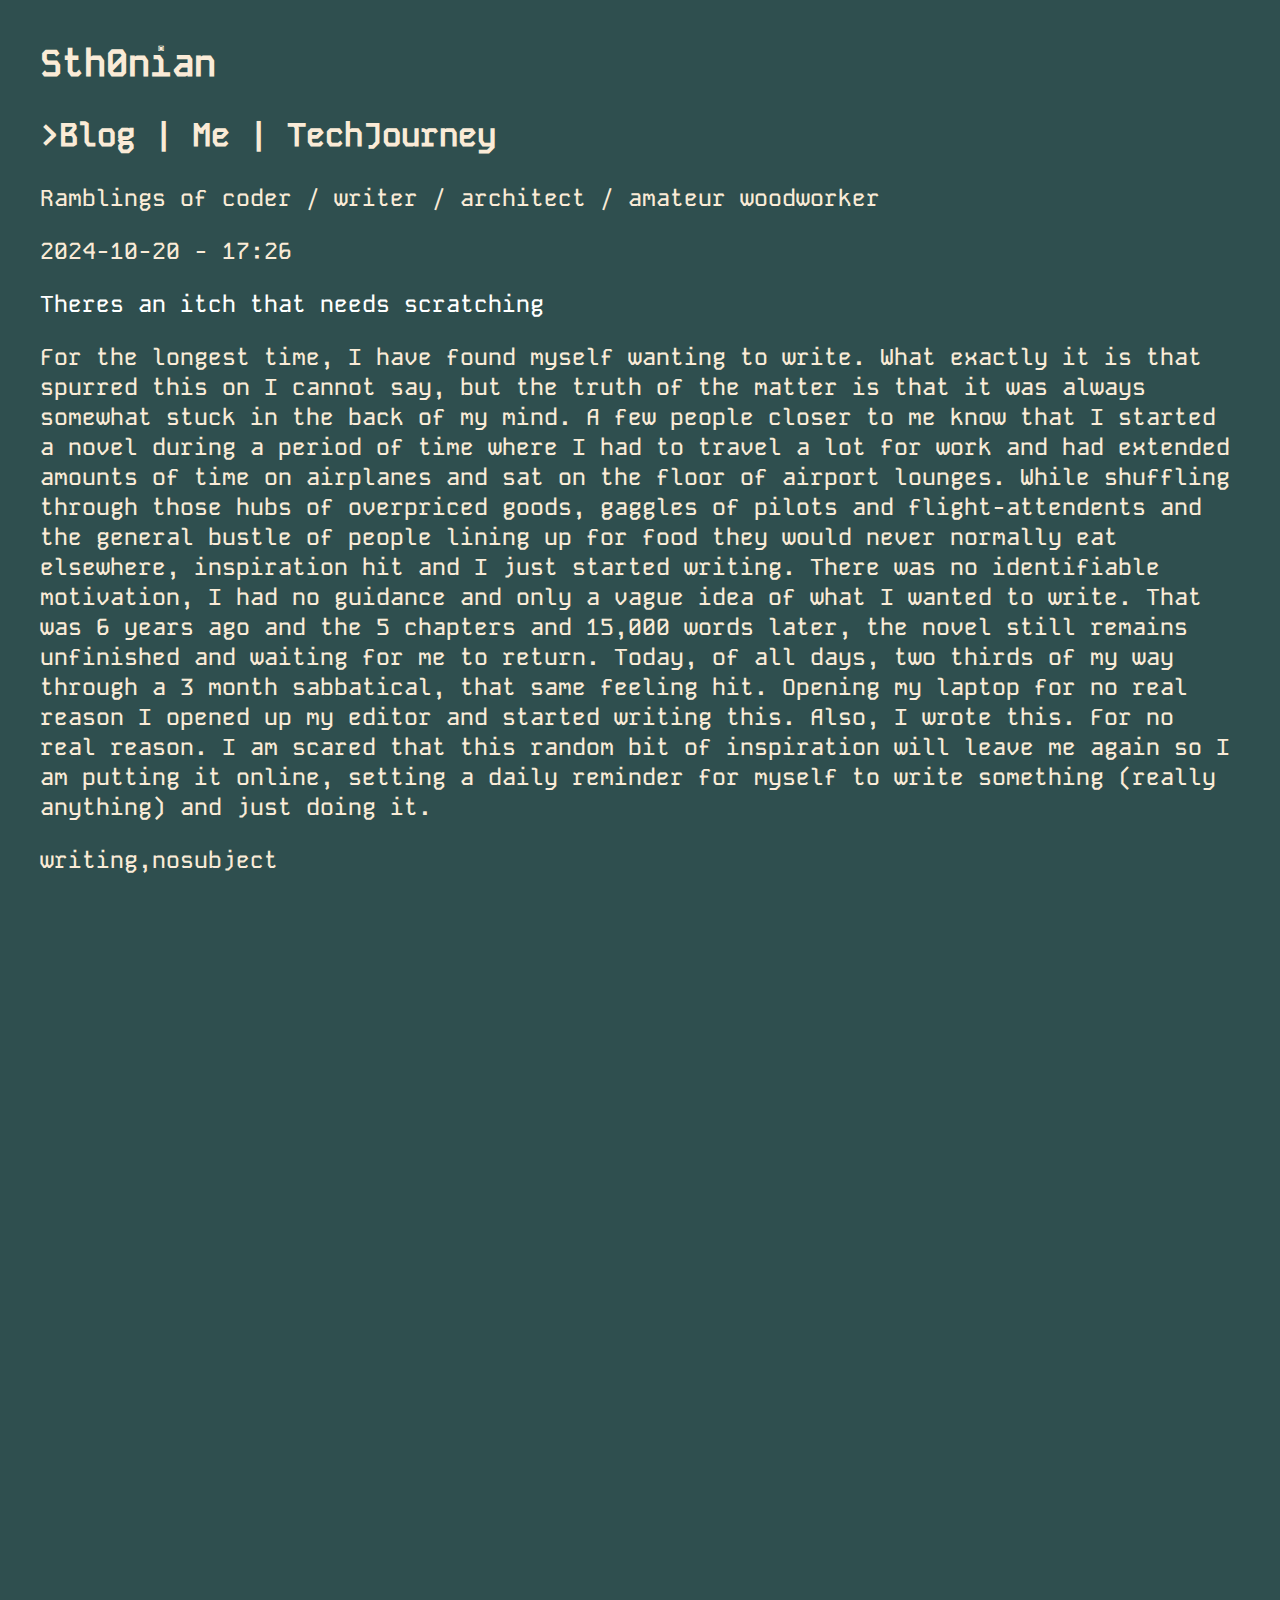
<file: index.html>
<html>
    <head>
        <link rel="stylesheet" href="styled.css"> <!-- Link to your CSS file -->
    </head>
    <body>
        <h1>Sth0nian</h1>
        <h2 class="menubar"><span class="selected" identifier="blog">Blog</span> | <span class="unselected" identifier="me">Me</span> | <a href="./game.html" class="unselected" identifier="techjourney">TechJourney</a></h2>
        <div class="section" id="blog">BLOGGY</div>
        <div class="section" hidden id="me"><p class="kingho"><b>HI!</b><br><br>My name is <b>King Toi Ho</b><br><br>👨🏽‍💻👩🏼‍💼👶🏼👱🏻<br>I am 38 years old, live in Hilversum (NL), am a father of two, partner of one and owner of two cats.<br><br>🧑‍🍳☕⚽🪴<br>I am an amateur cook, barista, footballer and gardener, though sometimes I like to think of myself as a self-proclaimed coffee-snob when I pull the perfect shot of espresso.<br><br>🚌🇳🇱🏴󠁧󠁢󠁥󠁮󠁧󠁿🎓<br>I spent my formative years living between The Netherlands and England, where my educational journey took me from completing the International Baccalaureate in Hilversum to studying Law in Westminster, London. I then decided to shift my focus to Sociology at UCR in Middelburg, before pursuing a degree in Computer Games Development in Southampton. Finally, I completed my studies with a degree in Software Engineering at the VU in Amsterdam.<br><br>🌍☮️✌️💻<br>Following my studies I went to work on my own projects and was quickly recruited by Greenpeace International where I worked in IT Support. Soon after I became team lead then moved over to the SRE team where I was also the scrum master but my core work was in GCP Cloud infrastructure and IaC DevOps. After this challenge I moved to the Data Platform team as Lead Engineer and IaC Specialist (on top of Scum Master duties).</p></div>
        <div class="section" hidden id="techjourney">JARNAY</div>
        <script type="text/javascript"src="articles.js"></script> 
        <script src="js/jq.js"></script>
        <script src="js/index.js"></script>
    </body>
</html>
</file>
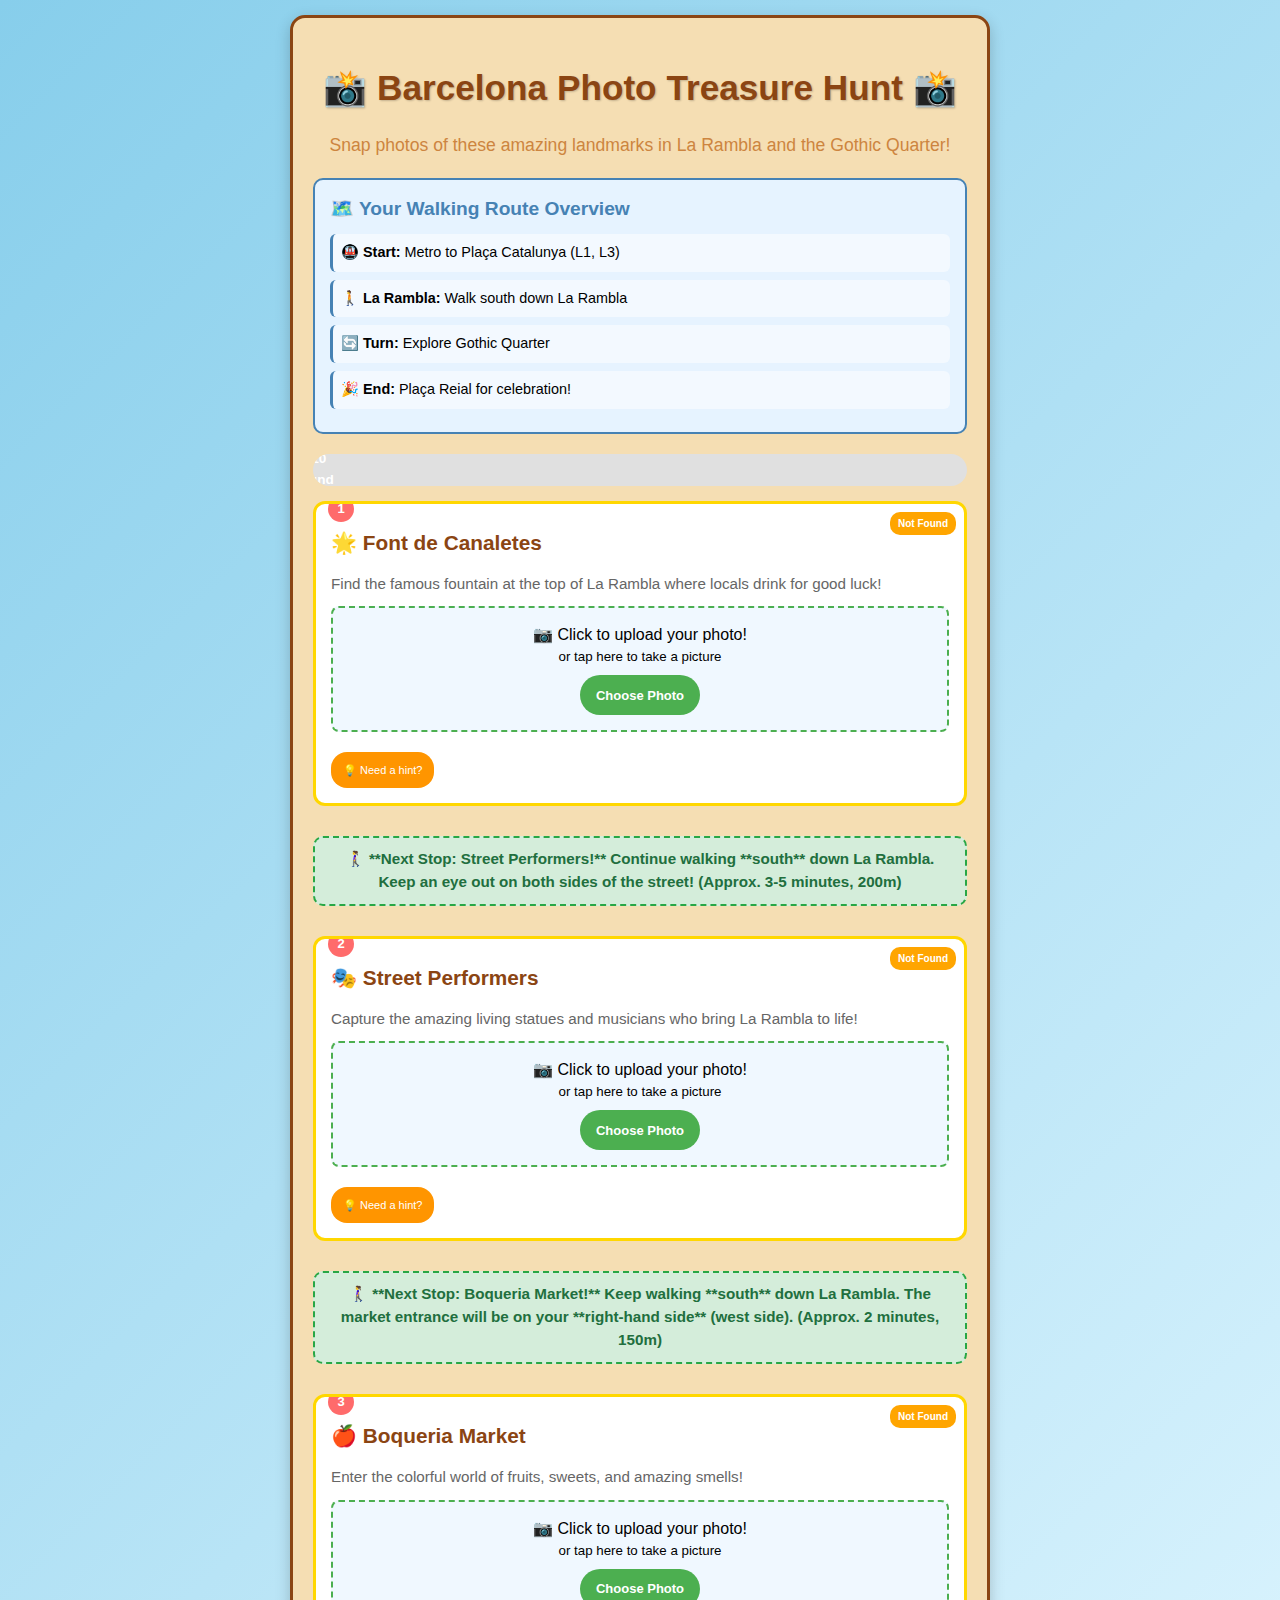
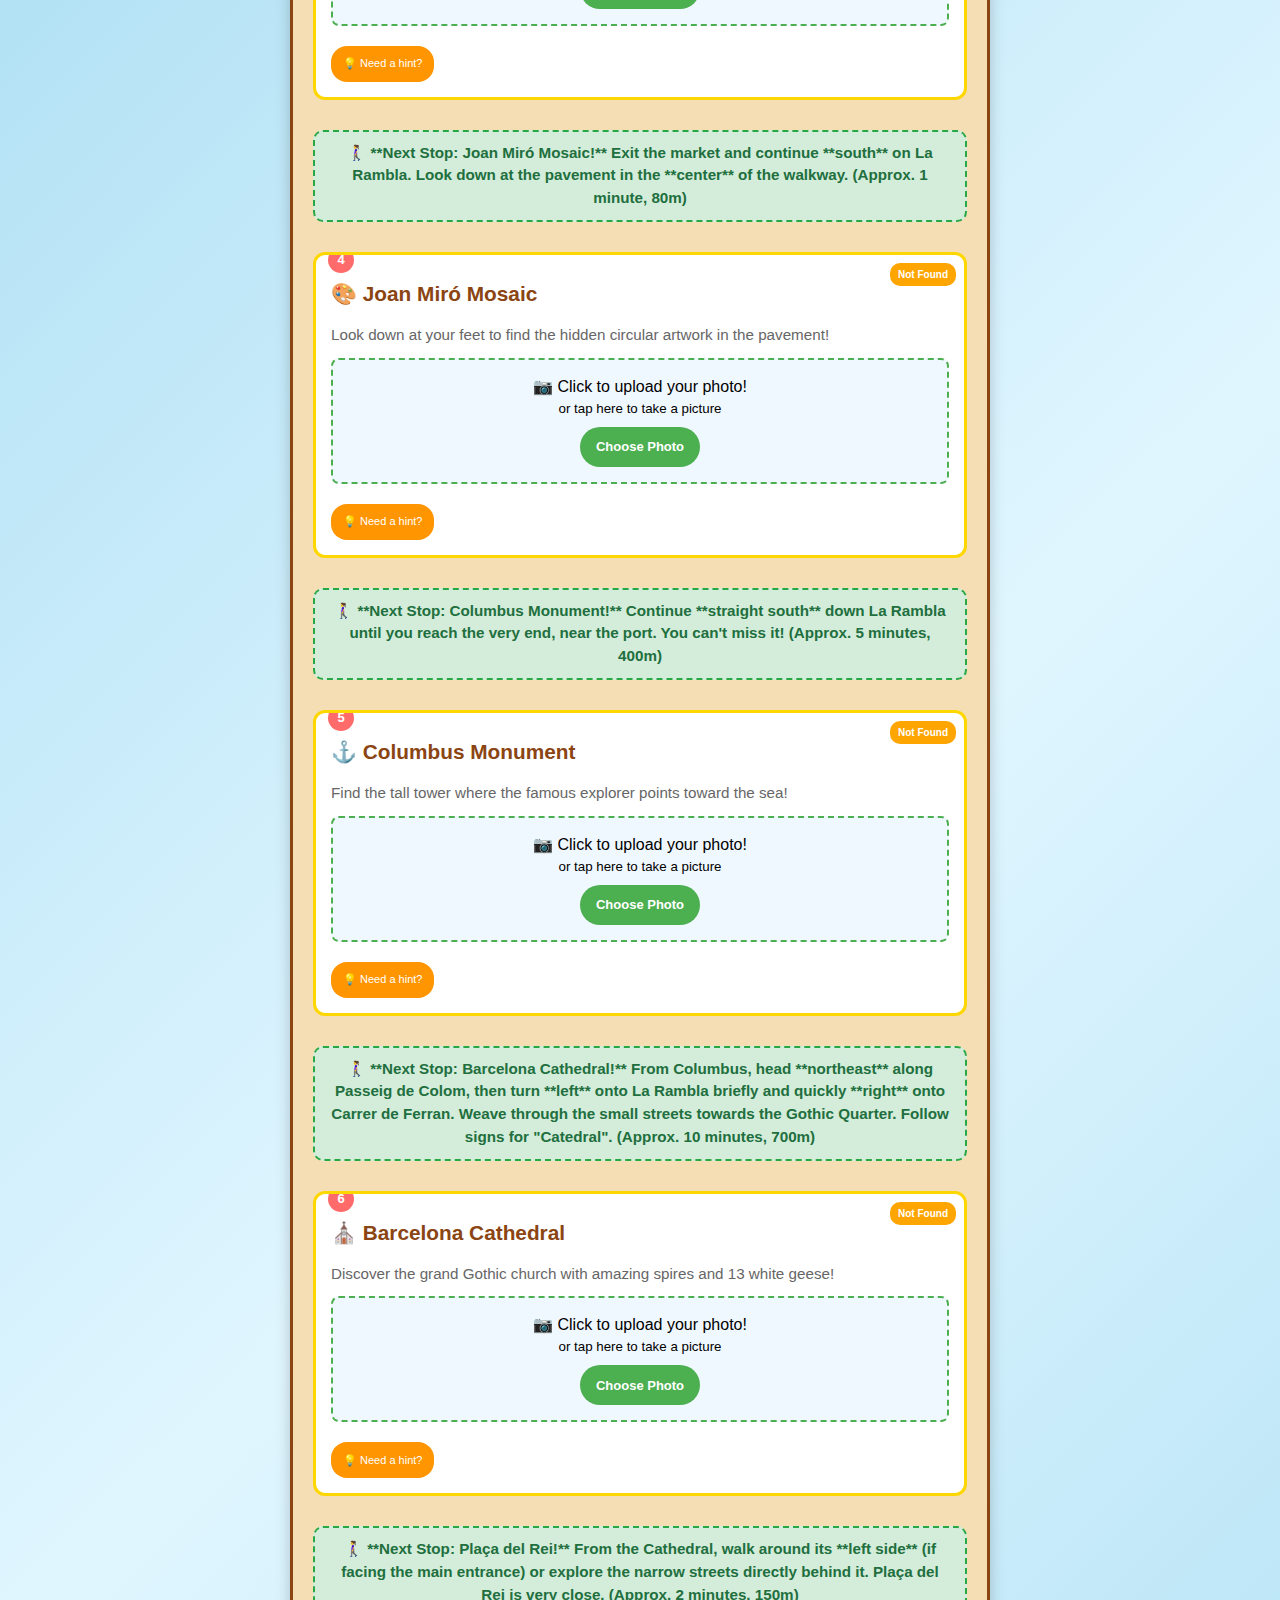
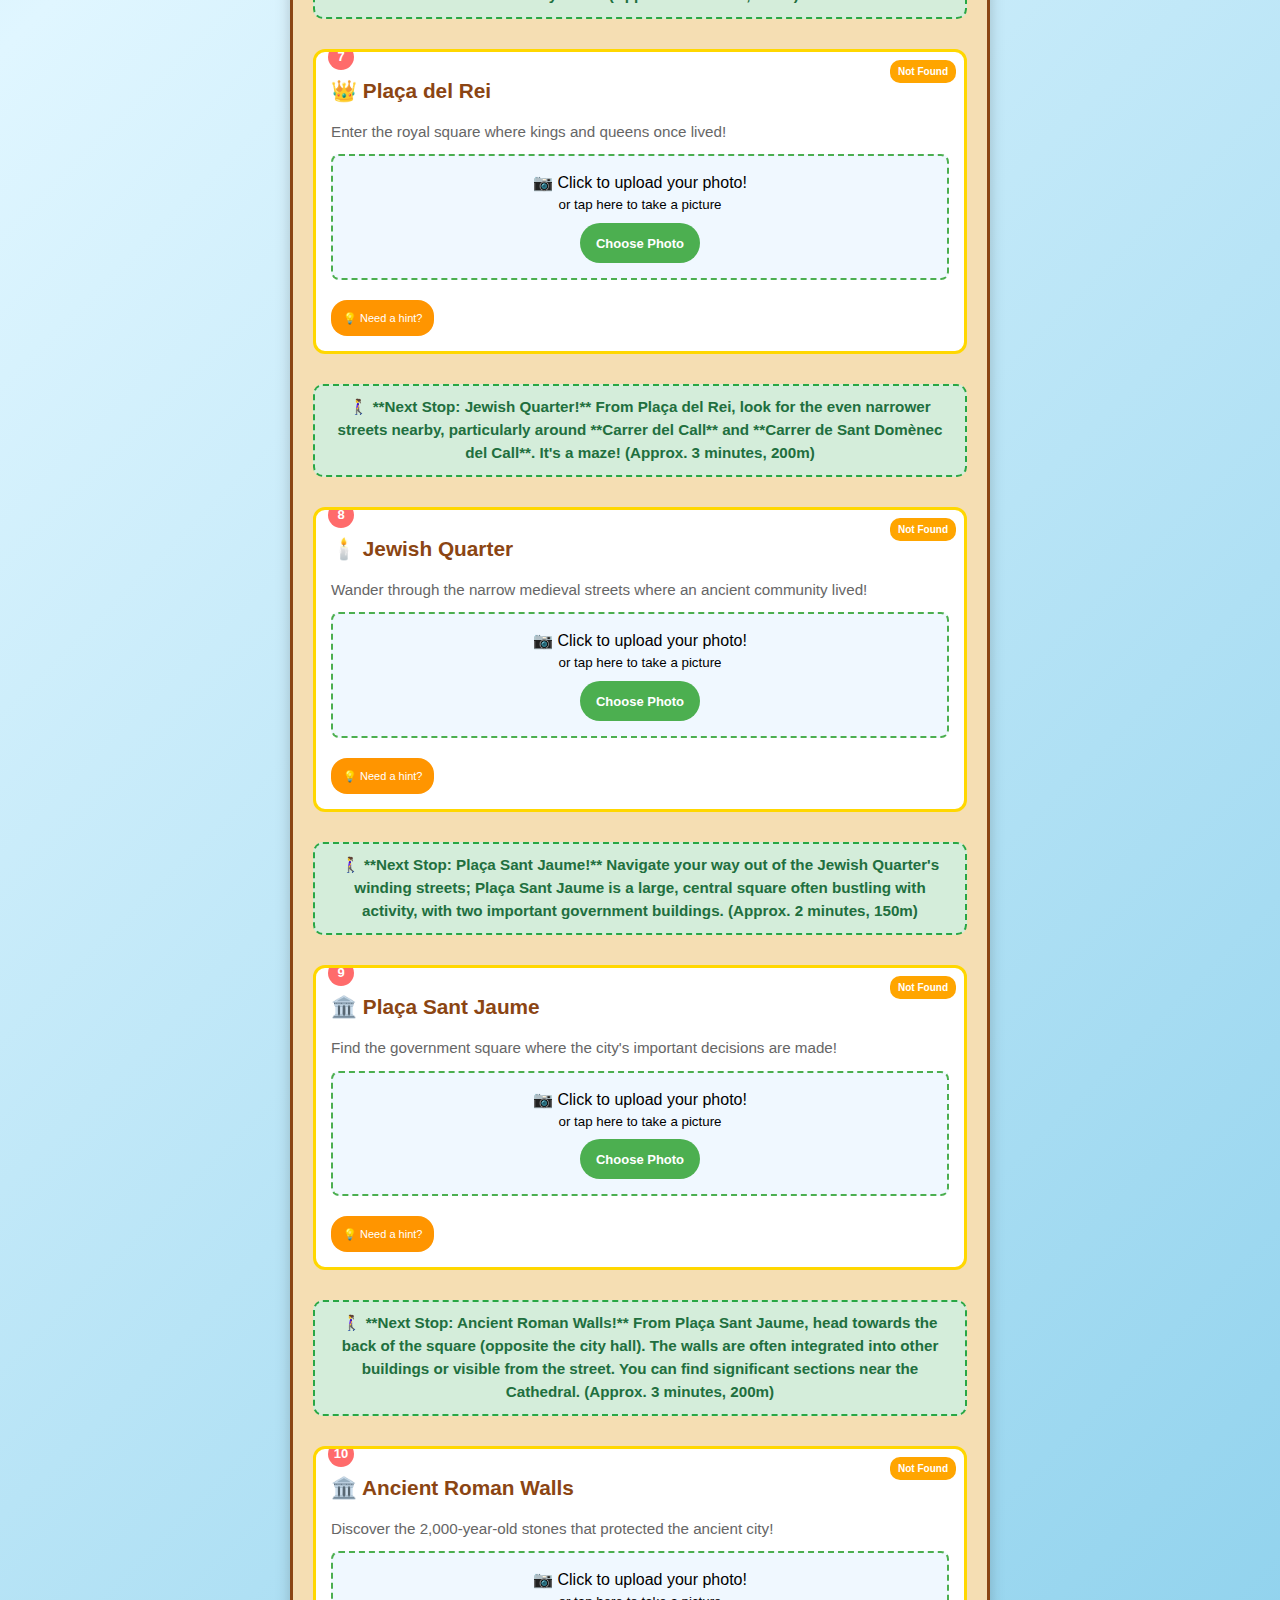
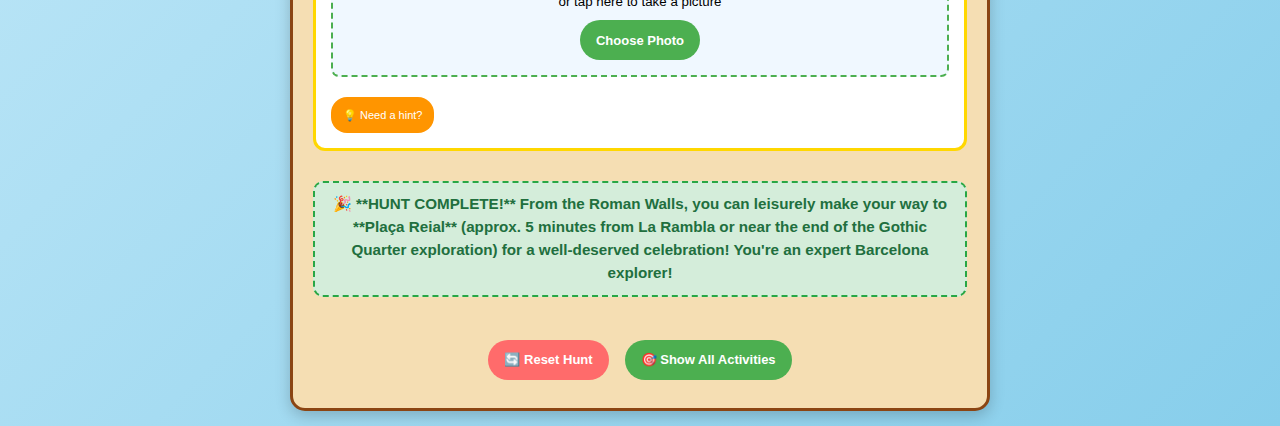
<file: barcelona.html>
<!DOCTYPE html>
<html lang="en">
<head>
    <meta charset="UTF-8">
    <meta name="viewport" content="width=device-width, initial-scale=1.0">
    <title>Barcelona Photo Treasure Hunt</title>
    <style>
        * {
            box-sizing: border-box;
        }

        body {
            margin: 0;
            padding: 10px;
            font-family: -apple-system, BlinkMacSystemFont, 'Segoe UI', Roboto, Oxygen, Ubuntu, Cantarell, sans-serif;
            background: linear-gradient(135deg, #87CEEB 0%, #E0F6FF 50%, #87CEEB 100%);
            min-height: 100vh;
            line-height: 1.5;
            overflow-x: hidden;
        }

        .hunt-container {
            max-width: 600px;
            width: 100%;
            margin: 0 auto;
            background: #F5DEB3;
            border: 3px solid #8B4513;
            border-radius: 15px;
            padding: 15px;
            box-shadow: 0 5px 15px rgba(0,0,0,0.2);
            overflow: hidden;
        }

        .hunt-title {
            text-align: center;
            color: #8B4513;
            font-size: 1.8rem;
            margin-bottom: 10px;
            font-weight: bold;
            text-shadow: 1px 1px 2px rgba(0,0,0,0.2);
            word-wrap: break-word;
        }

        .subtitle {
            text-align: center;
            color: #CD853F;
            font-size: 1rem;
            margin-bottom: 20px;
            font-weight: 500;
            word-wrap: break-word;
        }

        .directions-section {
            background: #E6F3FF;
            border: 2px solid #4682B4;
            border-radius: 10px;
            padding: 15px;
            margin-bottom: 20px;
        }

        .directions-title {
            color: #4682B4;
            font-size: 1.2rem;
            font-weight: bold;
            margin-bottom: 10px;
        }

        .route-step {
            margin: 8px 0;
            padding: 8px;
            background: rgba(255,255,255,0.5);
            border-radius: 6px;
            border-left: 3px solid #4682B4;
            font-size: 0.9rem;
        }
        /* Style for inter-POI directions - slightly different for visual separation */
        .inter-poi-directions {
            margin: 15px 0;
            padding: 10px 15px;
            background: #D4EDDA; /* A slightly different background color for clear separation */
            border: 2px dashed #28A745; /* Green dashed border */
            border-radius: 10px;
            font-size: 0.95rem;
            color: #216F3E;
            font-weight: bold;
            text-align: center;
        }
        .inter-poi-directions strong {
            color: #1E7E34;
        }


        .treasure-list {
            display: flex;
            flex-direction: column;
            gap: 15px;
            margin-bottom: 20px;
            width: 100%;
        }

        .treasure-item {
            background: white;
            border: 3px solid #FFD700;
            border-radius: 12px;
            padding: 15px;
            position: relative;
            transition: all 0.3s ease;
            width: 100%;
            min-width: 0;
            overflow: hidden;
        }

        .treasure-item:hover {
            transform: translateY(-2px);
            box-shadow: 0 5px 15px rgba(255,215,0,0.3);
        }

        .treasure-item.found {
            background: #E8F5E8;
            border-color: #4CAF50;
        }

        .treasure-item.found .status-badge {
            background: #4CAF50;
            color: white;
        }

        .treasure-number {
            position: absolute;
            top: -8px;
            left: 12px;
            background: #FF6B6B;
            color: white;
            width: 26px;
            height: 26px;
            border-radius: 50%;
            display: flex;
            align-items: center;
            justify-content: center;
            font-weight: bold;
            font-size: 13px;
            z-index: 10;
        }

        .treasure-title {
            color: #8B4513;
            font-size: 1.2rem;
            margin-bottom: 8px;
            margin-top: 8px;
            font-weight: bold;
            word-wrap: break-word;
        }

        .treasure-clue {
            color: #666;
            font-size: 0.9rem;
            margin-bottom: 12px;
            line-height: 1.4;
            word-wrap: break-word;
        }

        .upload-area {
            border: 2px dashed #4CAF50;
            border-radius: 8px;
            padding: 15px;
            text-align: center;
            background: #F0F8FF;
            margin-bottom: 12px;
            transition: all 0.3s ease;
            cursor: pointer;
            min-height: 70px;
            display: flex;
            flex-direction: column;
            justify-content: center;
            align-items: center;
            width: 100%;
        }

        .upload-area:hover {
            background: #E6F3FF;
            border-color: #45A049;
        }

        .upload-area:active {
            transform: scale(0.98);
        }

        .upload-btn {
            background: #4CAF50;
            color: white;
            border: none;
            padding: 10px 16px;
            border-radius: 20px;
            cursor: pointer;
            font-size: 13px;
            font-weight: bold;
            margin-top: 8px;
            min-height: 40px;
            touch-action: manipulation;
        }

        .upload-btn:hover {
            background: #45A049;
        }

        .upload-btn:active {
            transform: scale(0.96);
        }

        .photo-preview {
            max-width: 100%;
            max-height: 180px;
            border-radius: 8px;
            margin: 8px 0;
            display: none;
            object-fit: cover;
            width: auto;
            height: auto;
        }

        .status-badge {
            position: absolute;
            top: 8px;
            right: 8px;
            background: #FFA500;
            color: white;
            padding: 4px 8px;
            border-radius: 10px;
            font-size: 10px;
            font-weight: bold;
            white-space: nowrap;
        }

        .feedback-panel {
            display: none;
            background: #E8F5E8;
            border: 2px solid #4CAF50;
            border-radius: 8px;
            padding: 12px;
            margin-top: 12px;
            animation: slideIn 0.5s ease;
            width: 100%;
        }

        @keyframes slideIn {
            from { opacity: 0; transform: translateY(-10px); }
            to { opacity: 1; transform: translateY(0); }
        }

        .feedback-title {
            color: #4CAF50;
            font-size: 1.1rem;
            font-weight: bold;
            margin-bottom: 8px;
            word-wrap: break-word;
        }

        .activity-box {
            background: #FFF8DC;
            border: 2px solid #DAA520;
            border-radius: 6px;
            padding: 10px;
            margin: 8px 0;
            font-size: 0.85rem;
            word-wrap: break-word;
        }

        .fun-fact {
            background: #F0F8FF;
            border: 2px solid #4682B4;
            border-radius: 6px;
            padding: 10px;
            margin: 8px 0;
            font-size: 0.85rem;
            word-wrap: break-word;
        }

        .progress-bar {
            width: 100%;
            height: 32px;
            background: #E0E0E0;
            border-radius: 16px;
            overflow: hidden;
            margin: 15px 0;
        }

        .progress-fill {
            height: 100%;
            background: linear-gradient(90deg, #4CAF50 0%, #8BC34A 100%);
            width: 0%;
            transition: width 0.5s ease;
            display: flex;
            align-items: center;
            justify-content: center;
            color: white;
            font-weight: bold;
            font-size: 0.85rem;
            min-width: 0;
        }

        .completion-celebration {
            display: none;
            text-align: center;
            background: linear-gradient(45deg, #FFD700 0%, #FFA500 100%);
            padding: 20px;
            border-radius: 12px;
            margin: 15px 0;
            color: #8B4513;
            font-size: 1.2rem;
            font-weight: bold;
            animation: celebration 1s ease;
            word-wrap: break-word;
        }

        @keyframes celebration {
            0% { transform: scale(0); }
            50% { transform: scale(1.05); }
            100% { transform: scale(1); }
        }

        .hints-toggle {
            background: #FF9500;
            color: white;
            border: none;
            padding: 8px 12px;
            border-radius: 16px;
            cursor: pointer;
            font-size: 11px;
            margin-top: 8px;
            min-height: 36px;
            touch-action: manipulation;
        }

        .hints-toggle:active {
            transform: scale(0.96);
        }

        .hints-content {
            display: none;
            background: #FFF3E0;
            border: 2px solid #FF9500;
            border-radius: 6px;
            padding: 10px;
            margin-top: 8px;
            font-size: 0.8rem;
            word-wrap: break-word;
        }

        .file-input {
            display: none;
        }

        .reset-btn {
            background: #FF6B6B;
            color: white;
            border: none;
            padding: 10px 16px;
            border-radius: 20px;
            cursor: pointer;
            font-size: 13px;
            font-weight: bold;
            margin: 8px 4px;
            min-height: 40px;
            touch-action: manipulation;
        }

        .reset-btn:hover {
            background: #FF5252;
        }

        .reset-btn:active {
            transform: scale(0.96);
        }

        .button-container {
            text-align: center;
            margin-top: 20px;
            display: flex;
            flex-direction: column;
            align-items: center;
            gap: 8px;
            width: 100%;
        }

        .show-all-btn {
            background: #4CAF50;
        }

        @media (min-width: 480px) {
            body {
                padding: 15px;
            }

            .hunt-container {
                padding: 20px;
                max-width: 700px;
            }

            .hunt-title {
                font-size: 2.2rem;
            }

            .subtitle {
                font-size: 1.1rem;
            }

            .treasure-title {
                font-size: 1.3rem;
            }

            .treasure-clue {
                font-size: 0.95rem;
            }

            .button-container {
                flex-direction: row;
                justify-content: center;
            }

            .reset-btn {
                width: auto;
            }
        }

        @media (max-width: 320px) {
            body {
                padding: 8px;
            }

            .hunt-container {
                padding: 12px;
            }

            .treasure-item {
                padding: 12px;
            }
        }
    </style>
</head>
<body>
    <div class="hunt-container">
        <h1 class="hunt-title">📸 Barcelona Photo Treasure Hunt 📸</h1>
        <p class="subtitle">Snap photos of these amazing landmarks in La Rambla and the Gothic Quarter!</p>

        <div class="directions-section">
            <div class="directions-title">🗺️ Your Walking Route Overview</div>
            <div class="route-step">🚇 <strong>Start:</strong> Metro to Plaça Catalunya (L1, L3)</div>
            <div class="route-step">🚶 <strong>La Rambla:</strong> Walk south down La Rambla</div>
            <div class="route-step">🔄 <strong>Turn:</strong> Explore Gothic Quarter</div>
            <div class="route-step">🎉 <strong>End:</strong> Plaça Reial for celebration!</div>
        </div>

        <div class="progress-bar">
            <div class="progress-fill" id="progressFill">0 / 10 Found</div>
        </div>

        <div class="completion-celebration" id="completionCelebration">
            🎉 CONGRATULATIONS! 🎉<br>
            You've found all the treasures!<br>
            You're now a Barcelona Explorer Expert! 🏆
        </div>

        <div class="treasure-list">
            <div class="treasure-item" data-treasure="1">
                <div class="treasure-number">1</div>
                <div class="status-badge">Not Found</div>
                <h3 class="treasure-title">🌟 Font de Canaletes</h3>
                <p class="treasure-clue">Find the famous fountain at the top of La Rambla where locals drink for good luck!</p>

                <div class="upload-area" onclick="triggerUpload(1)">
                    📷 Click to upload your photo!<br>
                    <small>or tap here to take a picture</small>
                    <button class="upload-btn" type="button">Choose Photo</button>
                </div>
                <input type="file" class="file-input" id="file1" accept="image/*">
                <img class="photo-preview" id="preview1" alt="Photo preview">

                <button class="hints-toggle" type="button" onclick="toggleHints(1)">💡 Need a hint?</button>
                <div class="hints-content" id="hints1">
                    <strong>🔍 Look for:</strong> An ornate fountain with 4 water spouts near Plaça Catalunya Metro!
                </div>

                <div class="feedback-panel" id="feedback1">
                    <div class="feedback-title">🎉 Treasure Found!</div>
                    <div class="activity-box">
                        <strong>🎯 MISSION COMPLETE!</strong><br>
                        Did you drink from the fountain? Legend says you'll return to Barcelona!
                    </div>
                    <div class="fun-fact">
                        <strong>🤔 Did you know?</strong><br>
                        This fountain is over 150 years old and FC Barcelona fans celebrate here!
                    </div>
                </div>
            </div>

            <div class="inter-poi-directions">
                🚶‍♀️ **Next Stop: Street Performers!** Continue walking **south** down La Rambla. Keep an eye out on both sides of the street! (Approx. 3-5 minutes, 200m)
            </div>

            <div class="treasure-item" data-treasure="2">
                <div class="treasure-number">2</div>
                <div class="status-badge">Not Found</div>
                <h3 class="treasure-title">🎭 Street Performers</h3>
                <p class="treasure-clue">Capture the amazing living statues and musicians who bring La Rambla to life!</p>

                <div class="upload-area" onclick="triggerUpload(2)">
                    📷 Click to upload your photo!<br>
                    <small>or tap here to take a picture</small>
                    <button class="upload-btn" type="button">Choose Photo</button>
                </div>
                <input type="file" class="file-input" id="file2" accept="image/*">
                <img class="photo-preview" id="preview2" alt="Photo preview">

                <button class="hints-toggle" type="button" onclick="toggleHints(2)">💡 Need a hint?</button>
                <div class="hints-content" id="hints2">
                    <strong>🔍 Look for:</strong> People dressed as statues, musicians, or artists performing along La Rambla!
                </div>

                <div class="feedback-panel" id="feedback2">
                    <div class="feedback-title">🎉 Treasure Found!</div>
                    <div class="activity-box">
                        <strong>🎯 MISSION COMPLETE!</strong><br>
                        Did you see how still the living statues can be? Amazing!
                    </div>
                    <div class="fun-fact">
                        <strong>🤔 Did you know?</strong><br>
                        Some performers have been entertaining people here for over 20 years!
                    </div>
                </div>
            </div>

            <div class="inter-poi-directions">
                🚶‍♀️ **Next Stop: Boqueria Market!** Keep walking **south** down La Rambla. The market entrance will be on your **right-hand side** (west side). (Approx. 2 minutes, 150m)
            </div>

            <div class="treasure-item" data-treasure="3">
                <div class="treasure-number">3</div>
                <div class="status-badge">Not Found</div>
                <h3 class="treasure-title">🍎 Boqueria Market</h3>
                <p class="treasure-clue">Enter the colorful world of fruits, sweets, and amazing smells!</p>

                <div class="upload-area" onclick="triggerUpload(3)">
                    📷 Click to upload your photo!<br>
                    <small>or tap here to take a picture</small>
                    <button class="upload-btn" type="button">Choose Photo</button>
                </div>
                <input type="file" class="file-input" id="file3" accept="image/*">
                <img class="photo-preview" id="preview3" alt="Photo preview">

                <button class="hints-toggle" type="button" onclick="toggleHints(3)">💡 Need a hint?</button>
                <div class="hints-content" id="hints3">
                    <strong>🔍 Look for:</strong> A big market entrance with colorful fruit displays. Look for "Mercat de la Boqueria"!
                </div>

                <div class="feedback-panel" id="feedback3">
                    <div class="feedback-title">🎉 Treasure Found!</div>
                    <div class="activity-box">
                        <strong>🎯 MISSION COMPLETE!</strong><br>
                        How many different colored fruits did you count? The rainbow of colors is amazing!
                    </div>
                    <div class="fun-fact">
                        <strong>🤔 Did you know?</strong><br>
                        This market has been feeding Barcelona for over 800 years!
                    </div>
                </div>
            </div>

            <div class="inter-poi-directions">
                🚶‍♀️ **Next Stop: Joan Miró Mosaic!** Exit the market and continue **south** on La Rambla. Look down at the pavement in the **center** of the walkway. (Approx. 1 minute, 80m)
            </div>

            <div class="treasure-item" data-treasure="4">
                <div class="treasure-number">4</div>
                <div class="status-badge">Not Found</div>
                <h3 class="treasure-title">🎨 Joan Miró Mosaic</h3>
                <p class="treasure-clue">Look down at your feet to find the hidden circular artwork in the pavement!</p>

                <div class="upload-area" onclick="triggerUpload(4)">
                    📷 Click to upload your photo!<br>
                    <small>or tap here to take a picture</small>
                    <button class="upload-btn" type="button">Choose Photo</button>
                </div>
                <input type="file" class="file-input" id="file4" accept="image/*">
                <img class="photo-preview" id="preview4" alt="Photo preview">

                <button class="hints-toggle" type="button" onclick="toggleHints(4)">💡 Need a hint?</button>
                <div class="hints-content" id="hints4">
                    <strong>🔍 Look for:</strong> A colorful circular mosaic on the ground in the middle of La Rambla!
                </div>

                <div class="feedback-panel" id="feedback4">
                    <div class="feedback-title">🎉 Treasure Found!</div>
                    <div class="activity-box">
                        <strong>🎯 MISSION COMPLETE!</strong><br>
                        Did you stand on the mosaic? What colors did you see in the artwork?
                    </div>
                    <div class="fun-fact">
                        <strong>🤔 Did you know?</strong><br>
                        This mosaic was created by famous artist Joan Miró in 1976 using broken tiles!
                    </div>
                </div>
            </div>

            <div class="inter-poi-directions">
                🚶‍♀️ **Next Stop: Columbus Monument!** Continue **straight south** down La Rambla until you reach the very end, near the port. You can't miss it! (Approx. 5 minutes, 400m)
            </div>

            <div class="treasure-item" data-treasure="5">
                <div class="treasure-number">5</div>
                <div class="status-badge">Not Found</div>
                <h3 class="treasure-title">⚓ Columbus Monument</h3>
                <p class="treasure-clue">Find the tall tower where the famous explorer points toward the sea!</p>

                <div class="upload-area" onclick="triggerUpload(5)">
                    📷 Click to upload your photo!<br>
                    <small>or tap here to take a picture</small>
                    <button class="upload-btn" type="button">Choose Photo</button>
                </div>
                <input type="file" class="file-input" id="file5" accept="image/*">
                <img class="photo-preview" id="preview5" alt="Photo preview">

                <button class="hints-toggle" type="button" onclick="toggleHints(5)">💡 Need a hint?</button>
                <div class="hints-content" id="hints5">
                    <strong>🔍 Look for:</strong> A very tall column with a statue on top at the end of La Rambla near the sea!
                </div>

                <div class="feedback-panel" id="feedback5">
                    <div class="feedback-title">🎉 Treasure Found!</div>
                    <div class="activity-box">
                        <strong>🎯 MISSION COMPLETE!</strong><br>
                        Can you see which direction Columbus is pointing? Hint: It's toward the Mediterranean Sea!
                    </div>
                    <div class="fun-fact">
                        <strong>🤔 Did you know?</strong><br>
                        This monument is 60 meters tall and Columbus is pointing toward the sea, not America!
                    </div>
                </div>
            </div>

            <div class="inter-poi-directions">
                🚶‍♀️ **Next Stop: Barcelona Cathedral!** From Columbus, head **northeast** along Passeig de Colom, then turn **left** onto La Rambla briefly and quickly **right** onto Carrer de Ferran. Weave through the small streets towards the Gothic Quarter. Follow signs for "Catedral". (Approx. 10 minutes, 700m)
            </div>

            <div class="treasure-item" data-treasure="6">
                <div class="treasure-number">6</div>
                <div class="status-badge">Not Found</div>
                <h3 class="treasure-title">⛪ Barcelona Cathedral</h3>
                <p class="treasure-clue">Discover the grand Gothic church with amazing spires and 13 white geese!</p>

                <div class="upload-area" onclick="triggerUpload(6)">
                    📷 Click to upload your photo!<br>
                    <small>or tap here to take a picture</small>
                    <button class="upload-btn" type="button">Choose Photo</button>
                </div>
                <input type="file" class="file-input" id="file6" accept="image/*">
                <img class="photo-preview" id="preview6" alt="Photo preview">

                <button class="hints-toggle" type="button" onclick="toggleHints(6)">💡 Need a hint?</button>
                <div class="hints-content" id="hints6">
                    <strong>🔍 Look for:</strong> A huge Gothic cathedral with pointed spires. Look for the geese in the courtyard!
                </div>

                <div class="feedback-panel" id="feedback6">
                    <div class="feedback-title">🎉 Treasure Found!</div>
                    <div class="activity-box">
                        <strong>🎯 MISSION COMPLETE!</strong><br>
                        Did you count the geese? There should be exactly 13 - one for each year of Saint Eulalia!
                    </div>
                    <div class="fun-fact">
                        <strong>🤔 Did you know?</strong><br>
                        The cathedral took 150 years to build and the geese honor Barcelona's young patron saint!
                    </div>
                </div>
            </div>

            <div class="inter-poi-directions">
                🚶‍♀️ **Next Stop: Plaça del Rei!** From the Cathedral, walk around its **left side** (if facing the main entrance) or explore the narrow streets directly behind it. Plaça del Rei is very close. (Approx. 2 minutes, 150m)
            </div>

            <div class="treasure-item" data-treasure="7">
                <div class="treasure-number">7</div>
                <div class="status-badge">Not Found</div>
                <h3 class="treasure-title">👑 Plaça del Rei</h3>
                <p class="treasure-clue">Enter the royal square where kings and queens once lived!</p>

                <div class="upload-area" onclick="triggerUpload(7)">
                    📷 Click to upload your photo!<br>
                    <small>or tap here to take a picture</small>
                    <button class="upload-btn" type="button">Choose Photo</button>
                </div>
                <input type="file" class="file-input" id="file7" accept="image/*">
                <img class="photo-preview" id="preview7" alt="Photo preview">

                <button class="hints-toggle" type="button" onclick="toggleHints(7)">💡 Need a hint?</button>
                <div class="hints-content" id="hints7">
                    <strong>🔍 Look for:</strong> A medieval square with old stone buildings and big stone steps. It looks very royal!
                </div>

                <div class="feedback-panel" id="feedback7">
                    <div class="feedback-title">🎉 Treasure Found!</div>
                    <div class="activity-box">
                        <strong>🎯 MISSION COMPLETE!</strong><br>
                        Did you sit on the royal steps? This is where Columbus met the Catholic Kings!
                    </div>
                    <div class="fun-fact">
                        <strong>🤔 Did you know?</strong><br>
                        This is where Columbus reported to the kings about discovering America!
                    </div>
                </div>
            </div>

            <div class="inter-poi-directions">
                🚶‍♀️ **Next Stop: Jewish Quarter!** From Plaça del Rei, look for the even narrower streets nearby, particularly around **Carrer del Call** and **Carrer de Sant Domènec del Call**. It's a maze! (Approx. 3 minutes, 200m)
            </div>

            <div class="treasure-item" data-treasure="8">
                <div class="treasure-number">8</div>
                <div class="status-badge">Not Found</div>
                <h3 class="treasure-title">🕯️ Jewish Quarter</h3>
                <p class="treasure-clue">Wander through the narrow medieval streets where an ancient community lived!</p>

                <div class="upload-area" onclick="triggerUpload(8)">
                    📷 Click to upload your photo!<br>
                    <small>or tap here to take a picture</small>
                    <button class="upload-btn" type="button">Choose Photo</button>
                </div>
                <input type="file" class="file-input" id="file8" accept="image/*">
                <img class="photo-preview" id="preview8" alt="Photo preview">

                <button class="hints-toggle" type="button" onclick="toggleHints(8)">💡 Need a hint?</button>
                <div class="hints-content" id="hints8">
                    <strong>🔍 Look for:</strong> Very narrow stone streets with old buildings. Some streets are so narrow you can touch both walls!
                </div>

                <div class="feedback-panel" id="feedback8">
                    <div class="feedback-title">🎉 Treasure Found!</div>
                    <div class="activity-box">
                        <strong>🎯 MISSION COMPLETE!</strong><br>
                        Did you find the narrowest street? Can you stretch your arms and touch both walls?
                    </div>
                    <div class="fun-fact">
                        <strong>🤔 Did you know?</strong><br>
                        These streets are over 1,000 years old and were built narrow to provide shade!
                    </div>
                </div>
            </div>

            <div class="inter-poi-directions">
                🚶‍♀️ **Next Stop: Plaça Sant Jaume!** Navigate your way out of the Jewish Quarter's winding streets; Plaça Sant Jaume is a large, central square often bustling with activity, with two important government buildings. (Approx. 2 minutes, 150m)
            </div>

            <div class="treasure-item" data-treasure="9">
                <div class="treasure-number">9</div>
                <div class="status-badge">Not Found</div>
                <h3 class="treasure-title">🏛️ Plaça Sant Jaume</h3>
                <p class="treasure-clue">Find the government square where the city's important decisions are made!</p>

                <div class="upload-area" onclick="triggerUpload(9)">
                    📷 Click to upload your photo!<br>
                    <small>or tap here to take a picture</small>
                    <button class="upload-btn" type="button">Choose Photo</button>
                </div>
                <input type="file" class="file-input" id="file9" accept="image/*">
                <img class="photo-preview" id="preview9" alt="Photo preview">

                <button class="hints-toggle" type="button" onclick="toggleHints(9)">💡 Need a hint?</button>
                <div class="hints-content" id="hints9">
                    <strong>🔍 Look for:</strong> A square with two important government buildings facing each other. Look for official flags!
                </div>

                <div class="feedback-panel" id="feedback9">
                    <div class="feedback-title">🎉 Treasure Found!</div>
                    <div class="activity-box">
                        <strong>🎯 MISSION COMPLETE!</strong><br>
                        Did you stand in the center? You can see both government buildings from there!
                    </div>
                    <div class="fun-fact">
                        <strong>🤔 Did you know?</strong><br>
                        This square has been the political heart of Barcelona for over 600 years!
                    </div>
                </div>
            </div>

            <div class="inter-poi-directions">
                🚶‍♀️ **Next Stop: Ancient Roman Walls!** From Plaça Sant Jaume, head towards the back of the square (opposite the city hall). The walls are often integrated into other buildings or visible from the street. You can find significant sections near the Cathedral. (Approx. 3 minutes, 200m)
            </div>

            <div class="treasure-item" data-treasure="10">
                <div class="treasure-number">10</div>
                <div class="status-badge">Not Found</div>
                <h3 class="treasure-title">🏛️ Ancient Roman Walls</h3>
                <p class="treasure-clue">Discover the 2,000-year-old stones that protected the ancient city!</p>

                <div class="upload-area" onclick="triggerUpload(10)">
                    📷 Click to upload your photo!<br>
                    <small>or tap here to take a picture</small>
                    <button class="upload-btn" type="button">Choose Photo</button>
                </div>
                <input type="file" class="file-input" id="file10" accept="image/*">
                <img class="photo-preview" id="preview10" alt="Photo preview">

                <button class="hints-toggle" type="button" onclick="toggleHints(10)">💡 Need a hint?</button>
                <div class="hints-content" id="hints10">
                    <strong>🔍 Look for:</strong> Very old, thick stone walls that look ancient. You can find them around the Gothic Quarter!
                </div>

                <div class="feedback-panel" id="feedback10">
                    <div class="feedback-title">🎉 Treasure Found!</div>
                    <div class="activity-box">
                        <strong>🎯 MISSION COMPLETE!</strong><br>
                        Did you touch the ancient stones? Imagine Roman soldiers walking here 2,000 years ago!
                    </div>
                    <div class="fun-fact">
                        <strong>🤔 Did you know?</strong><br>
                        The Romans called Barcelona "Barcino" - can you see where the name comes from?
                    </div>
                </div>
            </div>

            <div class="inter-poi-directions">
                🎉 **HUNT COMPLETE!** From the Roman Walls, you can leisurely make your way to **Plaça Reial** (approx. 5 minutes from La Rambla or near the end of the Gothic Quarter exploration) for a well-deserved celebration! You're an expert Barcelona explorer!
            </div>

        </div>

        <div class="button-container">
            <button class="reset-btn" type="button" onclick="resetHunt()">🔄 Reset Hunt</button>
            <button class="reset-btn show-all-btn" type="button" onclick="showAllFeedback()">🎯 Show All Activities</button>
        </div>
    </div>

    <script>
        let foundTreasures = new Set();
        const TOTAL_TREASURES = 10;
        const LOCAL_STORAGE_PREFIX = 'barcelonaHunt_';

        // Add event listeners and load saved data when page loads
        document.addEventListener('DOMContentLoaded', function() {
            // Add change event listeners to all file inputs
            for (let i = 1; i <= TOTAL_TREASURES; i++) {
                const fileInput = document.getElementById(`file${i}`);
                if (fileInput) {
                    fileInput.addEventListener('change', function() {
                        handleFileUpload(i, this);
                    });
                }
            }
            loadHuntState(); // Load saved state on page load
        });

        function triggerUpload(treasureId) {
            try {
                const fileInput = document.getElementById(`file${treasureId}`);
                if (fileInput) {
                    fileInput.click();
                } else {
                    console.error(`File input not found for treasure ${treasureId}`);
                }
            } catch (error) {
                console.error('Error triggering upload:', error);
            }
        }

        function handleFileUpload(treasureId, input) {
            try {
                const file = input.files[0];
                if (file) {
                    const reader = new FileReader();
                    reader.onload = function(e) {
                        try {
                            const imageData = e.target.result;
                            const preview = document.getElementById(`preview${treasureId}`);
                            if (preview) {
                                preview.src = imageData;
                                preview.style.display = 'block';

                                // Save image data to local storage
                                localStorage.setItem(`${LOCAL_STORAGE_PREFIX}photo_${treasureId}`, imageData);

                                // Mark as found
                                markTreasureFound(treasureId);
                            } else {
                                console.error(`Preview element not found for treasure ${treasureId}`);
                            }
                        } catch (error) {
                            console.error('Error setting preview image or saving to local storage:', error);
                        }
                    };
                    reader.onerror = function(error) {
                        console.error('Error reading file:', error);
                    };
                    reader.readAsDataURL(file);
                } else {
                    console.log('No file selected');
                }
            } catch (error) {
                console.error('Error handling file upload:', error);
            }
        }

        function markTreasureFound(treasureId, fromLoad = false) {
            try {
                if (!foundTreasures.has(treasureId)) {
                    foundTreasures.add(treasureId);

                    const item = document.querySelector(`[data-treasure="${treasureId}"]`);
                    if (item) {
                        item.classList.add('found');

                        const badge = item.querySelector('.status-badge');
                        if (badge) {
                            badge.textContent = '✓ Found!';
                            badge.style.background = '#4CAF50';
                        }

                        const feedback = document.getElementById(`feedback${treasureId}`);
                        if (feedback) {
                            feedback.style.display = 'block';
                        }

                        updateProgress();

                        // Save found treasures to local storage
                        saveHuntState();

                        // Add celebration effect only if not loading from storage
                        if (!fromLoad) {
                            item.style.animation = 'celebration 0.5s ease';
                            setTimeout(() => {
                                item.style.animation = '';
                            }, 500);
                        }
                    } else {
                        console.error(`Treasure item not found for ${treasureId}`);
                    }
                }
            } catch (error) {
                console.error('Error marking treasure found:', error);
            }
        }

        function updateProgress() {
            try {
                const progress = document.getElementById('progressFill');
                if (progress) {
                    const percentage = (foundTreasures.size / TOTAL_TREASURES) * 100;
                    progress.style.width = percentage + '%';
                    progress.textContent = `${foundTreasures.size} / ${TOTAL_TREASURES} Found`;

                    if (foundTreasures.size === TOTAL_TREASURES) {
                        setTimeout(() => {
                            const celebration = document.getElementById('completionCelebration');
                            if (celebration) {
                                celebration.style.display = 'block';
                            }
                        }, 500);
                    } else {
                        const celebration = document.getElementById('completionCelebration');
                        if (celebration) {
                            celebration.style.display = 'none'; // Hide if not all found
                        }
                    }
                } else {
                    console.error('Progress element not found');
                }
            } catch (error) {
                console.error('Error updating progress:', error);
            }
        }

        function toggleHints(treasureId) {
            try {
                const hints = document.getElementById(`hints${treasureId}`);
                const button = event.target; // 'event' is globally available in event handlers

                if (hints && button) {
                    if (hints.style.display === 'none' || hints.style.display === '') {
                        hints.style.display = 'block';
                        button.textContent = '🔒 Hide hint';
                    } else {
                        hints.style.display = 'none';
                        button.textContent = '💡 Need a hint?';
                    }
                } else {
                    console.error(`Hints element or button not found for treasure ${treasureId}`);
                }
            } catch (error) {
                console.error('Error toggling hints:', error);
            }
        }

        function saveHuntState() {
            try {
                // Save the set of found treasures as a JSON string
                localStorage.setItem(`${LOCAL_STORAGE_PREFIX}foundTreasures`, JSON.stringify(Array.from(foundTreasures)));
            } catch (error) {
                console.error('Error saving hunt state to local storage:', error);
            }
        }

        function loadHuntState() {
            try {
                // Load found treasures
                const storedFoundTreasures = localStorage.getItem(`${LOCAL_STORAGE_PREFIX}foundTreasures`);
                if (storedFoundTreasures) {
                    foundTreasures = new Set(JSON.parse(storedFoundTreasures));
                }

                // Restore UI for each treasure based on saved state
                for (let i = 1; i <= TOTAL_TREASURES; i++) {
                    const preview = document.getElementById(`preview${i}`);
                    const storedPhoto = localStorage.getItem(`${LOCAL_STORAGE_PREFIX}photo_${i}`);

                    if (storedPhoto && preview) {
                        preview.src = storedPhoto;
                        preview.style.display = 'block';
                    }

                    if (foundTreasures.has(i)) {
                        markTreasureFound(i, true); // Pass true to prevent re-triggering effects
                    }
                }
                updateProgress(); // Ensure progress bar is updated on load
            } catch (error) {
                console.error('Error loading hunt state from local storage:', error);
            }
        }

        function resetHunt() {
            try {
                foundTreasures.clear();
                // Iterate through all possible keys and remove them
                for (let i = 1; i <= TOTAL_TREASURES; i++) {
                    localStorage.removeItem(`${LOCAL_STORAGE_PREFIX}photo_${i}`);
                }
                localStorage.removeItem(`${LOCAL_STORAGE_PREFIX}foundTreasures`);


                // Reset all items
                document.querySelectorAll('.treasure-item').forEach(item => {
                    item.classList.remove('found');

                    const badge = item.querySelector('.status-badge');
                    if (badge) {
                        badge.textContent = 'Not Found';
                        badge.style.background = '#FFA500';
                    }

                    const feedback = item.querySelector('.feedback-panel');
                    if (feedback) {
                        feedback.style.display = 'none';
                    }

                    const preview = item.querySelector('.photo-preview');
                    if (preview) {
                        preview.style.display = 'none';
                        preview.src = '';
                    }

                    const fileInput = item.querySelector('.file-input');
                    if (fileInput) {
                        fileInput.value = ''; // Clear the selected file
                    }

                    const hints = item.querySelector('.hints-content');
                    if (hints) {
                        hints.style.display = 'none';
                    }

                    const hintButton = item.querySelector('.hints-toggle');
                    if (hintButton) {
                        hintButton.textContent = '💡 Need a hint?';
                    }
                });

                // Reset progress
                updateProgress();

                // Hide completion celebration
                const celebration = document.getElementById('completionCelebration');
                if (celebration) {
                    celebration.style.display = 'none';
                }
            } catch (error) {
                console.error('Error resetting hunt:', error);
            }
        }

        function showAllFeedback() {
            try {
                // Mark all treasures as found and save them
                for (let i = 1; i <= TOTAL_TREASURES; i++) {
                    markTreasureFound(i); // This will save the state for each one
                    const preview = document.getElementById(`preview${i}`);
                    // Optionally, if you want a placeholder image for "Show All" when no actual photo is uploaded
                    if (preview && !preview.src) {
                        // Set a dummy image or leave blank if no photo was saved
                        // preview.src = '[data-uri]'; // Transparent 1x1 pixel
                        // preview.style.display = 'block';
                    }
                }
                saveHuntState(); // Ensure the final state is saved after all are marked
            } catch (error) {
                console.error('Error showing all feedback:', error);
            }
        }

        // Prevent event bubbling on button clicks
        document.addEventListener('click', function(e) {
            if (e.target.classList.contains('upload-btn')) {
                e.stopPropagation();
            }
        });
    </script>
</body>
</html>
</file>
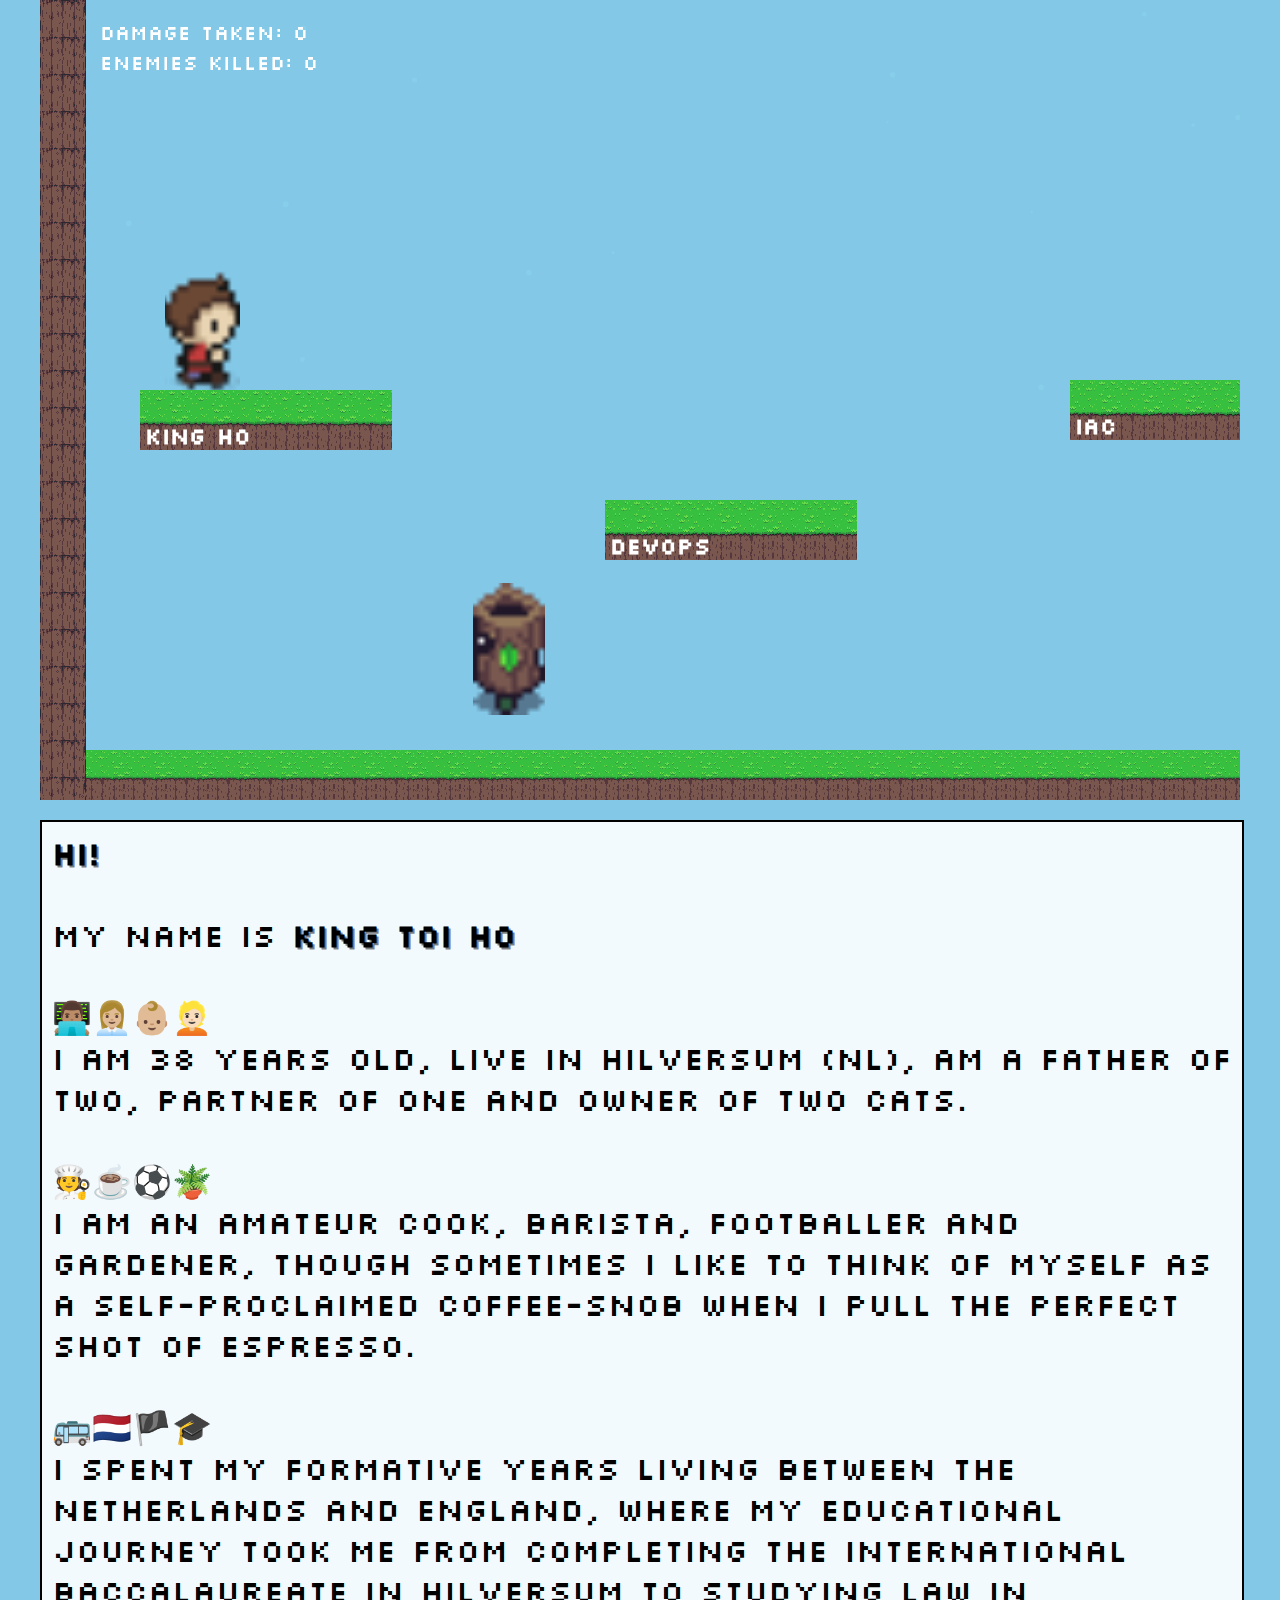
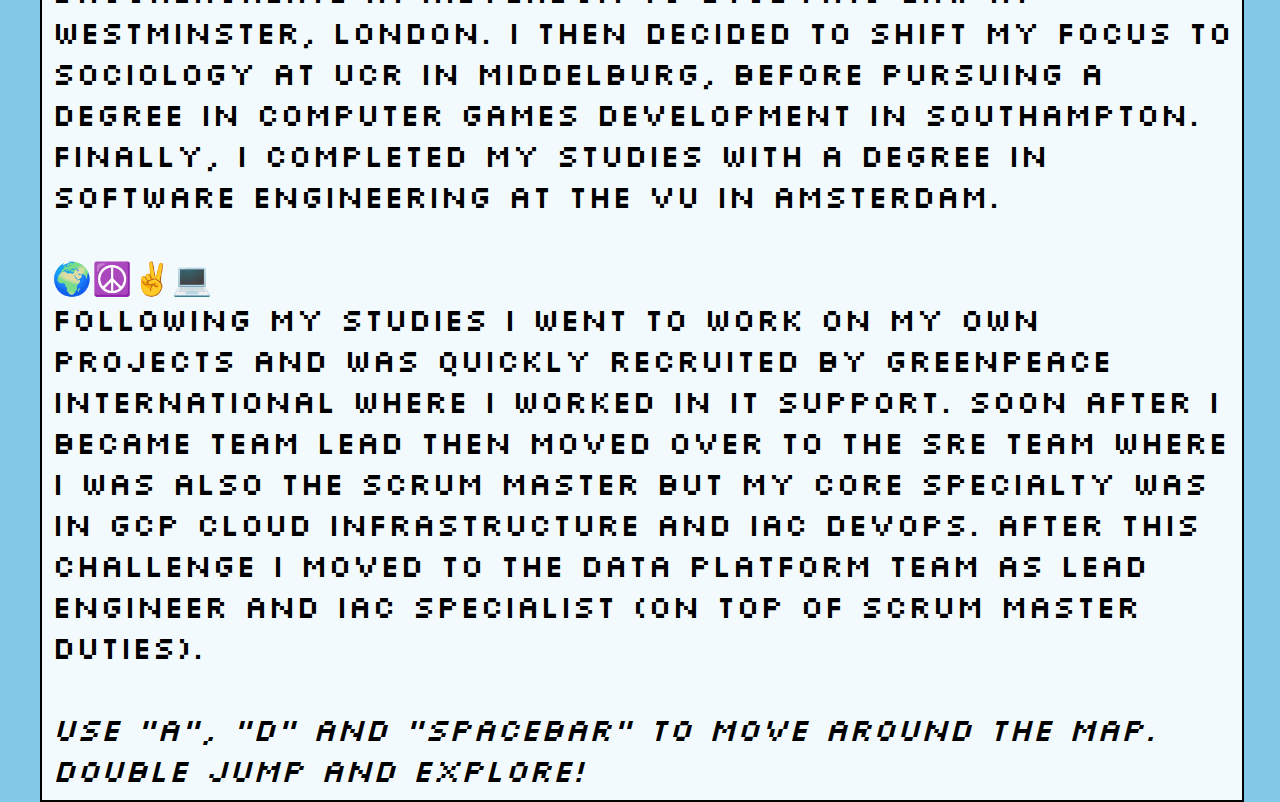
<file: game.html>
<!DOCTYPE html>
<html lang="en">
<head>
  <meta charset="UTF-8">
  <meta name="viewport" content="width=device-width, initial-scale=1, user-scalable=no">
  <title>King Ho - Journey in Tech</title>
  <link rel="stylesheet" href="style.css"> <!-- Link to your CSS file -->
</head>
<body>
  <canvas id="gameCanvas" width="800" height="720"></canvas>
  <div id="infoBubble"  width="800" height="720"></div>
  <div id="mobileContent"  width="800" height="720">
    <div class="container"><span class="kinghob btn" t="kingho">King Ho</span><span class="devopsb btn" t="devops">DevOps</span><span class="iacb btn" t="iac">IaC</span><span class="datab btn" t="data">Data</span><span class="gcpb btn" t="gcp">GCP</span><span class="passionb btn" t="passion">Passion</span></div>
    <div id="html-sections">
      <p class="kingho"><b>HI!</b><br><br>My name is <b>King Toi Ho</b><br><br>👨🏽‍💻👩🏼‍💼👶🏼👱🏻<br>I am 38 years old, live in Hilversum (NL), am a father of two, partner of one and owner of two cats.<br><br>🧑‍🍳☕⚽🪴<br>I am an amateur cook, barista, footballer and gardener, though sometimes I like to think of myself as a self-proclaimed coffee-snob when I pull the perfect shot of espresso.<br><br>🚌🇳🇱🏴󠁧󠁢󠁥󠁮󠁧󠁿🎓<br>I spent my formative years living between The Netherlands and England, where my educational journey took me from completing the International Baccalaureate in Hilversum to studying Law in Westminster, London. I then decided to shift my focus to Sociology at UCR in Middelburg, before pursuing a degree in Computer Games Development in Southampton. Finally, I completed my studies with a degree in Software Engineering at the VU in Amsterdam.<br><br>🌍☮️✌️💻<br>Followin my studies I went to work on my own projects and was quickly recruited by Greenpeace International where I worked in IT Support. Soon after I became team lead then moved over to the SRE team where I was also the scrum master but my core specialty was in GCP Cloud infrastructure and IaC DevOps. After this challenge I moved to the Data Platform team as Lead Engineer and IaC Specialist (on top of Scum Master duties).</p>
      <p class="devops"><b>The move to Gitlab:</b><br>My team moved our infrastructure deployment entirely to Gitlab to where we could have version controlled, Scrum-managed, CICD testing and deployments. I personally was involved in developing the deployment of Gitlab self-hosted in GCP and having that same Gitlab instance update and manage itself.<br><br><b>GitLab Pipelines:</b><br>With the move to Gitlab it was natural to transition manual deployments to automated and templated ones. I quickly started writing boilerplate code to be deployed using .gitlab-ci.yml pipelines which could be re-used, updated post-deployment and with auto-update features.<br><br><b>Stages and Jobs for everything^tm:</b><br>having mastered the terraform and gitlab nuances, the next step for me was to focus on how the jobs were split up into logical parts in the CI pipelines. Being able to ensure the correct order of security gates, linting, testing and deployment from test->production required a good level of orchestration which as a team we managed effectively with minimal resource use resulting in minimal financial and environmental impact.</p>
      <p class="iac"><b>Terraform:</b><br>The use of terraform in the CICD pipeline context provided as much of a challenge as it did a benefit. With so many legacy systems to be replaced, migrated and/or removed, a structured way to see the hardware was a natural progression for us. I personally worked on getting terraform resources in GCP migrated and secured as well as training fellow colleagues on how terraform data / resources and modules work.<br><br><b>TF Providers: Google, Vault, OKTA, Cloudflare, Airbyte:</b><br>Nowadays we use IaC to create quick deployments of full stacks for testing pre-deployment / pre-update of existing deployments. The whole mindset behind separating the persistent data from the \"disposable\" hardware has been crucial to being able to conduct better more thorough tests on would-be systems / services. From VMs to BigQuery tables to GCS buckets and more, I have deployed a lot of different infrastructure across a majority of the ever-increasing GCP range.<br><br><b>Config Too!:</b><br>We have also configured various cloud-based services (Cloudflare and Airbyte) using their own in-house providers.</p>
      <p class="data"><b>The Modern Data Stack</b><br> The organization moved from traditional code and methods written in python / bash to a standardised way to get our data from A to B. I leveraged self-hosted ingestion tools (Airbyte/MageAI), Transformation libraries (always DBT) and a data-lake platform (BigQuery) to get, clean, structure, apply policy to and share data to our stakeholders. Our platform handles large amounts of donation/engagement data from the large majority of our offices.<br><br><b>Data Governance</b><br>Again using Terraform I have been able to classify, restrict and change the way that different actors can interact with the same data in BigQuery using tags, google groups and pre-defined policy rules.</p>
      <p class="gcp"><b>GCP: Managing cloud infrastructure with GCP:</b><br>GCP was always widely seen as the one with the 'greenest' choices amongst cloud infrastructures. It has remained the case for a while because of this the Tech Department always invested a lot of time and made decisions to be able to leverage the most environmentally friendly solutions we could.<br><br><b>BigQuery:</b><br>BigQuery has been the biggest asset in moving towards our data-lake solution. Personally I have built datasets and tables from scratch to be able to accommodate a number of data storage needs.<br><br><b>GCE:</b><br>In the beginning we were moving over from VMWare to GCP, the Team had to leverage 100's of VMs to replace our bare-metal hosted applications. Later on this became largely redundant with microservices / \"serverless\" services and others, but having a familiar interface for networking, disk provisioning and imaging that was not so far off what I knew meant we could get past the standard stuff quite easily and then start looking ad decomissioning the legacy stuff more quickly.<br><br><b>Cloud Run / Cloud Functions / AppScripts:</b><br> Our user / stakeholder needs/problems did not vanish overnight with the transition to the cloud (as most providers would have you believe). It was however much less expensive, more more scalable and easily servicable to be able to deploy cloud hosted services and occasionally leverage things like appscripts to super-power Google Sheet data.</p>
      <p class="passion"><b>My Passion + Motivation</b><br>Having some formal education in programming I was not without a good start in my tech career, however the majority of what I have learnt has been due to a combination of having a real drive to figure something out, how to take a fun idea into something robust and finding the closest person to a guru I can find to learn from. It has always been my drive to better myself and I have been fortunate enough to be able to always do so.<br><br>Being able to do all this in the context of an activist organisation that allows me to both contribute positively to the health of the environment as well as better myself on a daily basis, I feel I have always been in the most fortunate situation of loving what I do and doing what I love.</p></p>
    </div>
  </div>
  <script src="js/jq.js"></script>
  <script src="js/game.js"></script>
  <script src="js/mobile.js"></script>
</body>
</html>
</file>
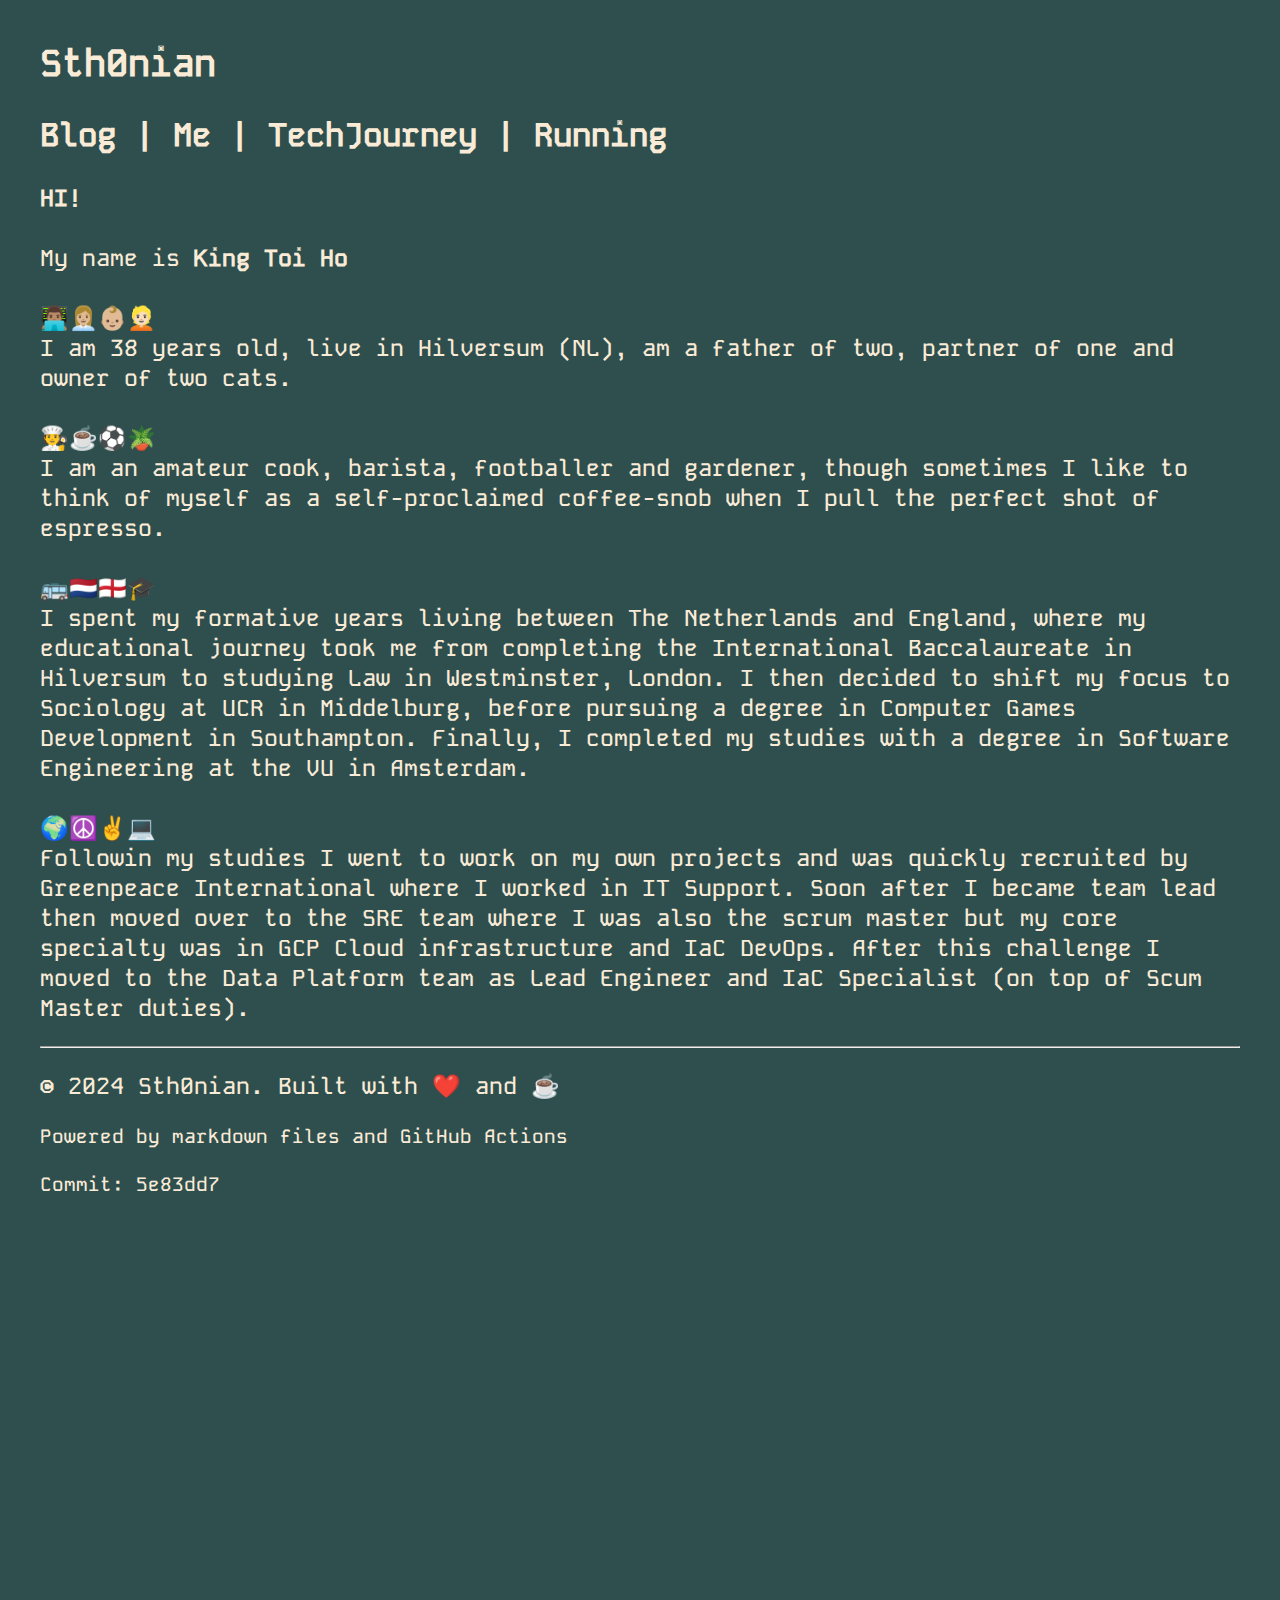
<file: me.html>
<html>
  <head>
    <link rel="stylesheet" href="styled.css" />
    <title>Me - Sth0nian</title>
  </head>
  <body>
    <div id="header-placeholder"></div>
    <div id="menu-placeholder"></div>
    
    <div class="section" id="me">
      <p class="kingho">
        <b>HI!</b><br /><br />My name is <b>King Toi Ho</b
        ><br /><br />👨🏽‍💻👩🏼‍💼👶🏼👱🏻<br />I am 38 years old, live in Hilversum (NL), am
        a father of two, partner of one and owner of two cats.<br /><br />🧑‍🍳☕⚽🪴<br />I
        am an amateur cook, barista, footballer and gardener, though sometimes I
        like to think of myself as a self-proclaimed coffee-snob when I pull the
        perfect shot of espresso.<br /><br />🚌🇳🇱🏴󠁧󠁢󠁥󠁮󠁧󠁿🎓<br />I spent my formative
        years living between The Netherlands and England, where my educational
        journey took me from completing the International Baccalaureate in
        Hilversum to studying Law in Westminster, London. I then decided to
        shift my focus to Sociology at UCR in Middelburg, before pursuing a
        degree in Computer Games Development in Southampton. Finally, I
        completed my studies with a degree in Software Engineering at the VU in
        Amsterdam.<br /><br />🌍☮️✌️💻<br />Followin my studies I went to work
        on my own projects and was quickly recruited by Greenpeace International
        where I worked in IT Support. Soon after I became team lead then moved
        over to the SRE team where I was also the scrum master but my core
        specialty was in GCP Cloud infrastructure and IaC DevOps. After this
        challenge I moved to the Data Platform team as Lead Engineer and IaC
        Specialist (on top of Scum Master duties).
      </p>
    </div>
    
    <div id="footer-placeholder"></div>
    
    <script src="js/jq.js"></script>
    <script src="js/components.js"></script>
  </body>
</html>
</file>
<file: styled.css>
@font-face {
    font-family: 'Kode';
    src: url('./fonts/KodeMono-Medium.ttf') format('truetype');

  }
  
  body, html {
    height: 2000px;
    margin: 20px;
    text-align: left;
    font-family: 'Kode', sans-serif; 
    background-color: darkslategray;
    color: antiquewhite;
    font-size: 1.2em;
  }
  h1 {
    font-size: 1.6em;
  }
  h2 {
    font-size: 1.4em;
  }
  .selected::before{
    content: ">";
  }

  .date .tags {
    font-style: italic;
  }
  .title {
    font-style: bold;
    color: white;
  }
  .body {
    color: grey'
  }
  a {
    color: antiquewhite;
    text-decoration: none;
  }
</file>
<file: style.css>
/* Ensure the body and html take up the full height */
  @font-face {
    font-family: 'Silkscreen';
    src: url('./fonts/Silkscreen-Regular.ttf') format('truetype');
    font-weight: normal;
    font-style: normal;
  }
  body, html {
    height: 2000px;
    margin: 0;
    text-align: left;
    font-family: 'Silkscreen', sans-serif; 
  }
  
  /* Canvas styling */
  canvas {
    display: block;
    margin: 0px auto 0 auto; 
    max-width: 100vw;
      max-height: 100vh;
      width: auto;
      height: auto;
  }
  #mobileContent {
    display: none;
    text-shadow: 2px 2px rgba(0,0,0,0.2);
    filter: drop-shadow(0px 0px rgba(0,0,0,0.2));
    color: white;
  }
  /* Styling for the info bubble */
  #infoBubble {
    position: absolute;
    background-color: rgba(255, 255, 255, 0.9);
    border: 2px solid black;
    padding: 10px;
    font-size: 32px;
    display: none;
    z-index: 1000;
    max-width: 1180px;
      width: auto;
    text-align: left;
    font-family: 'Silkscreen', sans-serif; 
  }
  
  @media only screen and (max-width: 1032px) {
    canvas {
      display: none;

    }
    #infoBubble {
      display: none;
    }
    #mobileContent {
      display:block;
      font-size: 18px;
    }
  }

  .container {
    display: flex;
    justify-content: space-around;
  }
  
  .btn:hover {
    cursor: pointer;
  }
  .btn {
    background-color: brown;
    color: white;
    padding: 10px;
  }
  @media only screen and (max-width: 1032px) {
    .btn {
      font-size:14px;
      padding: 5px;
    }
  }
  b {
    text-shadow: 2px 2px rgba(0,0,0,0.5);
  }
</file>
